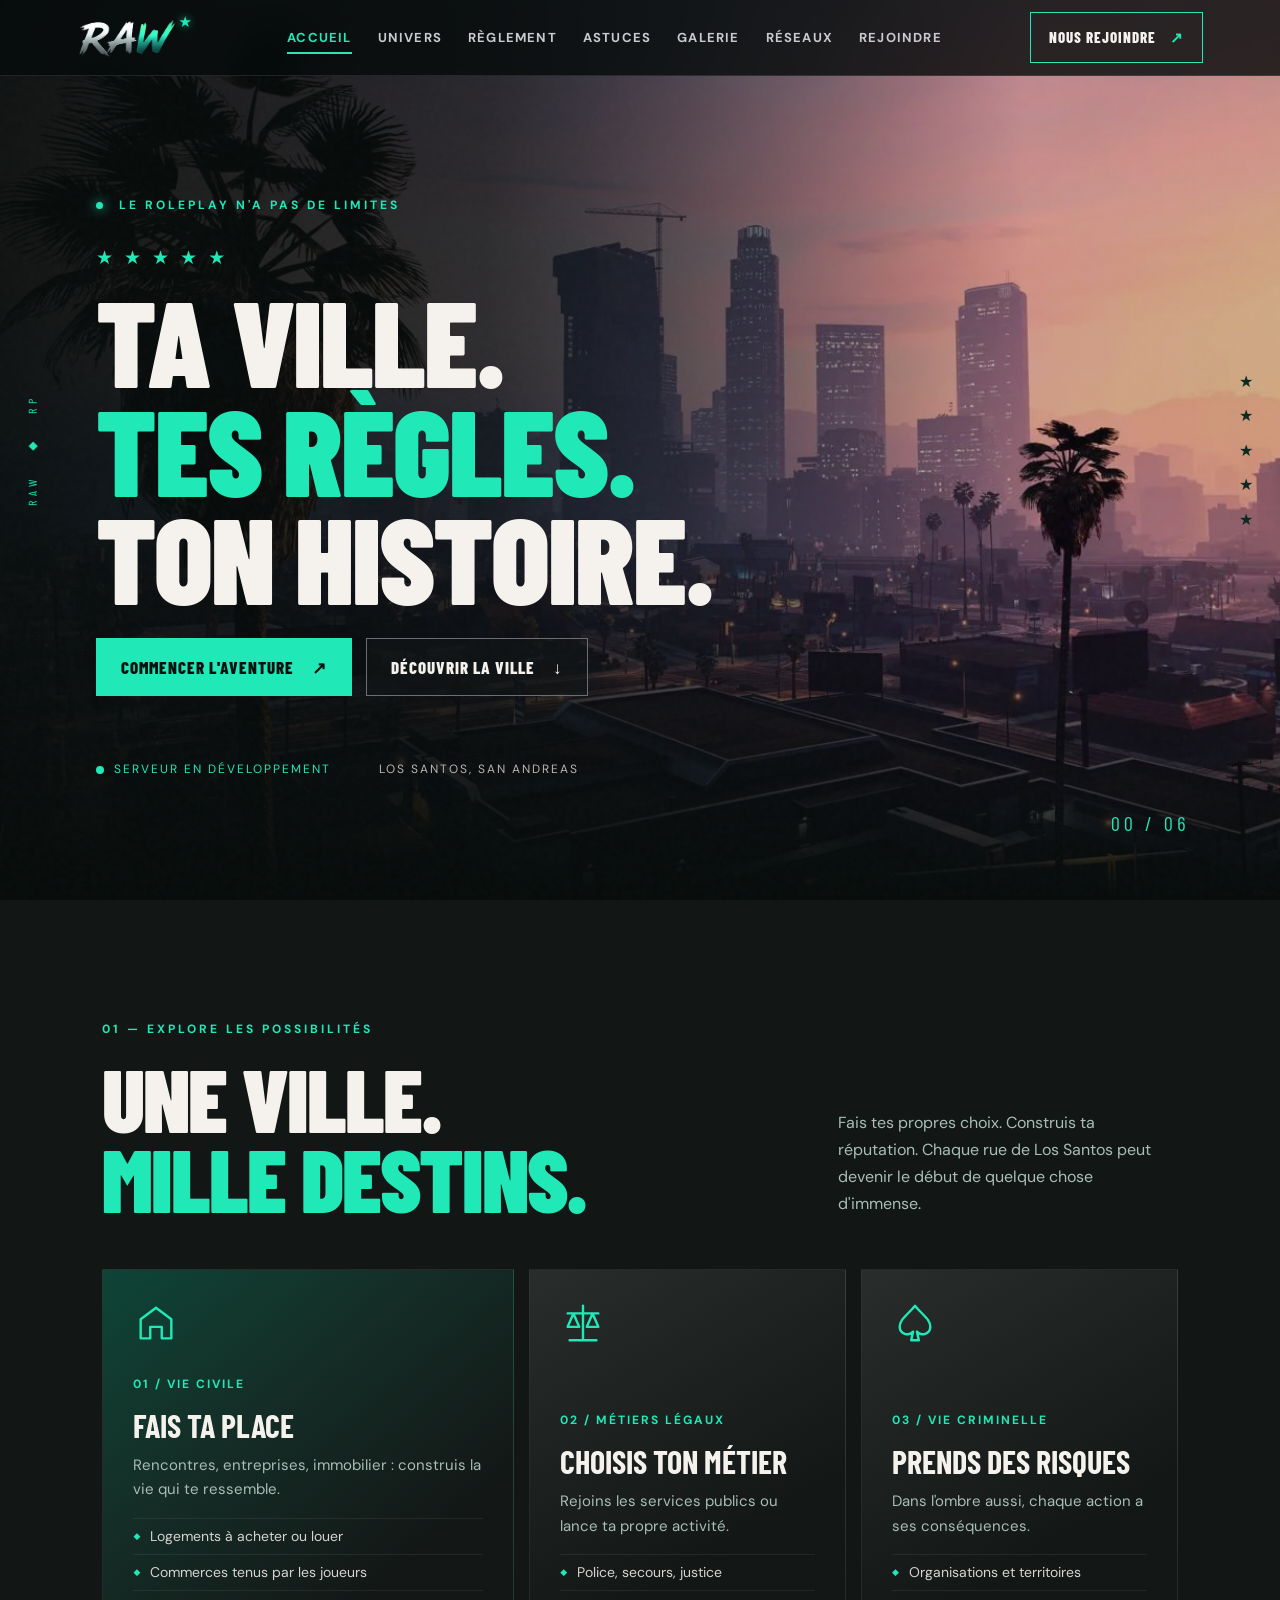
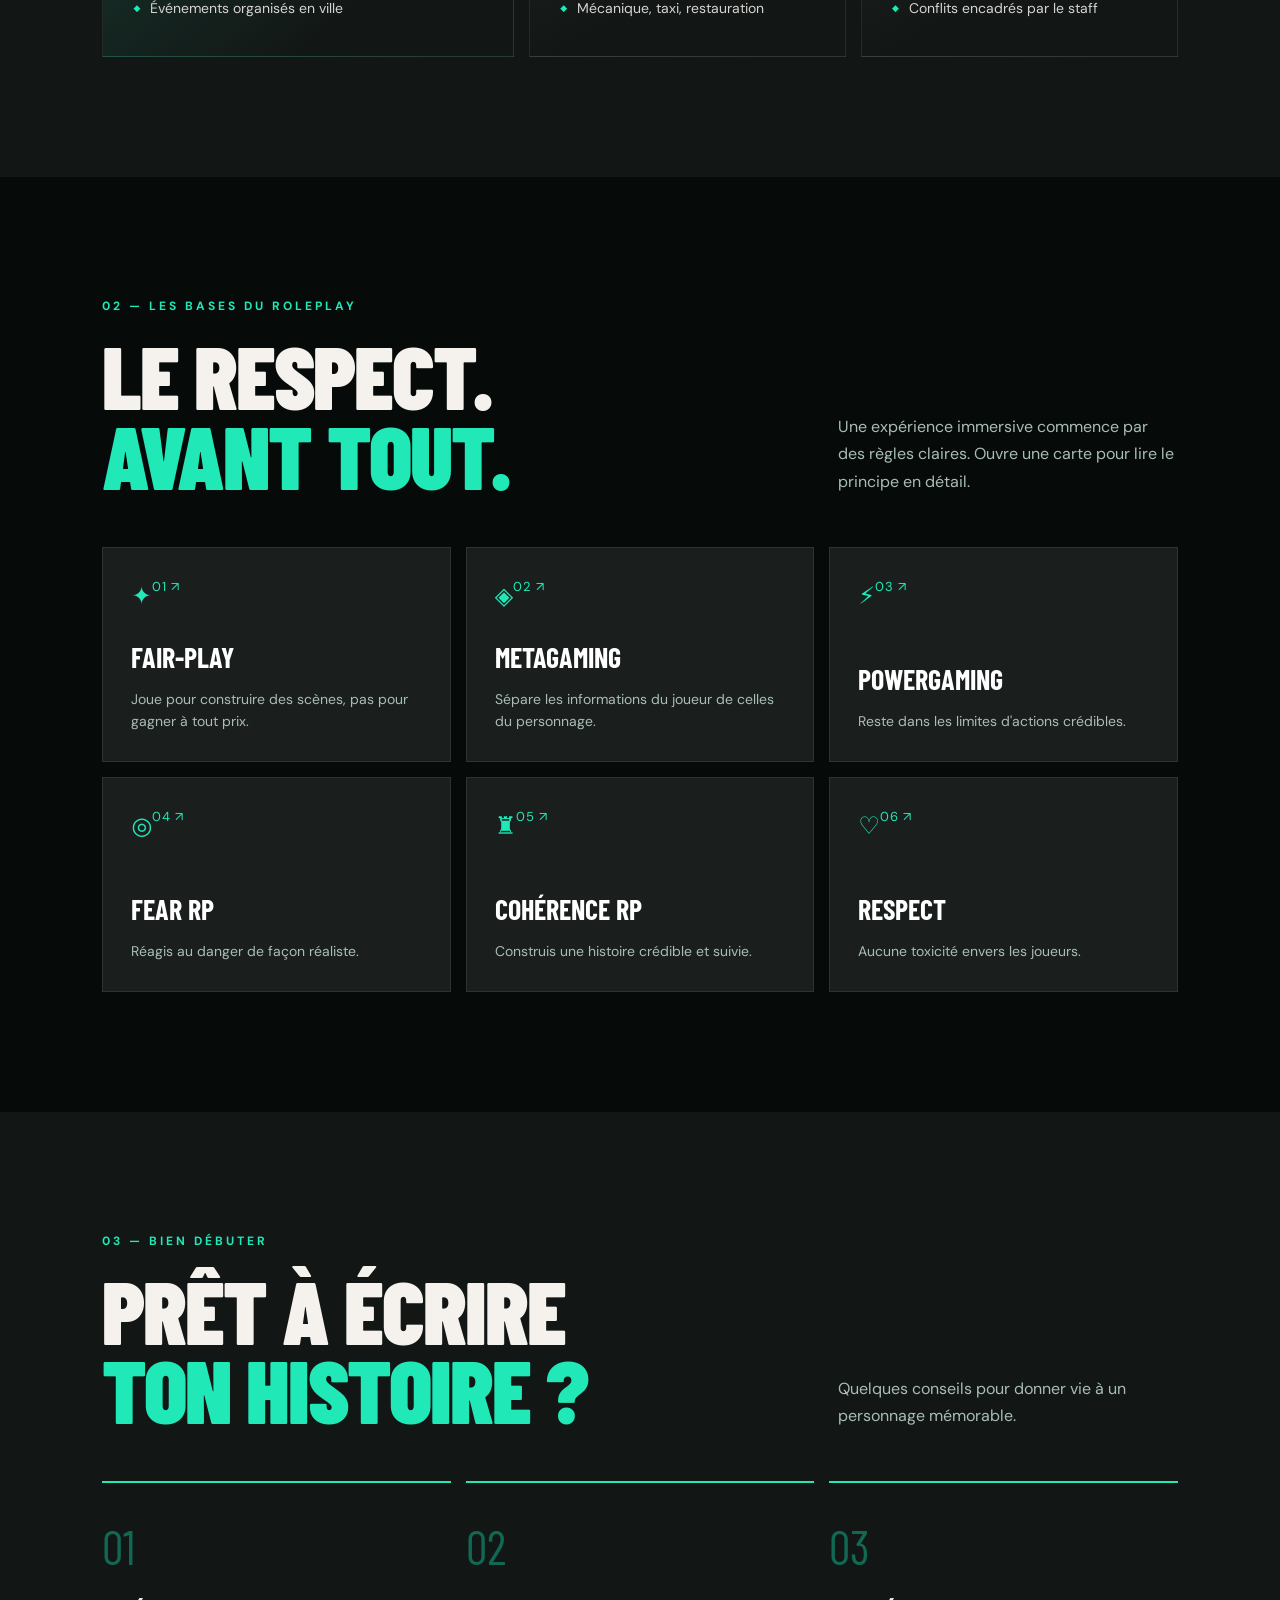
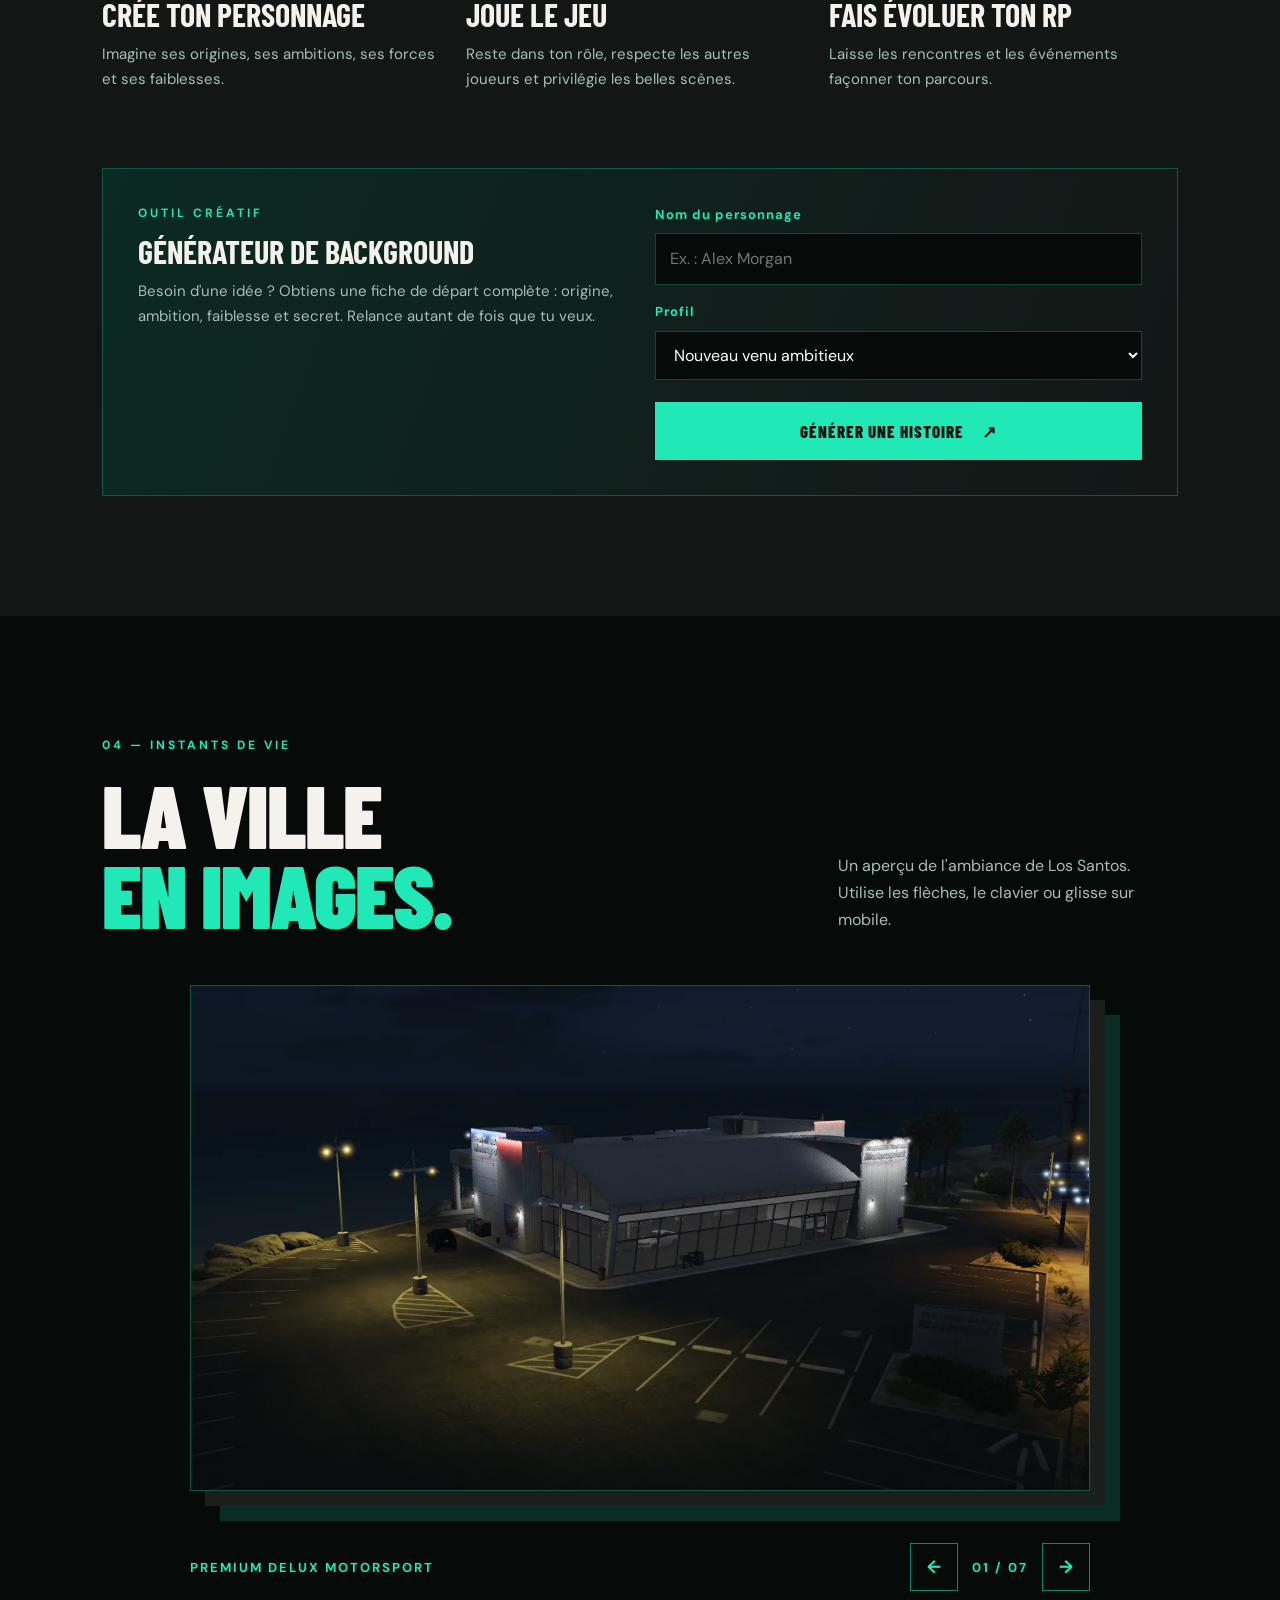
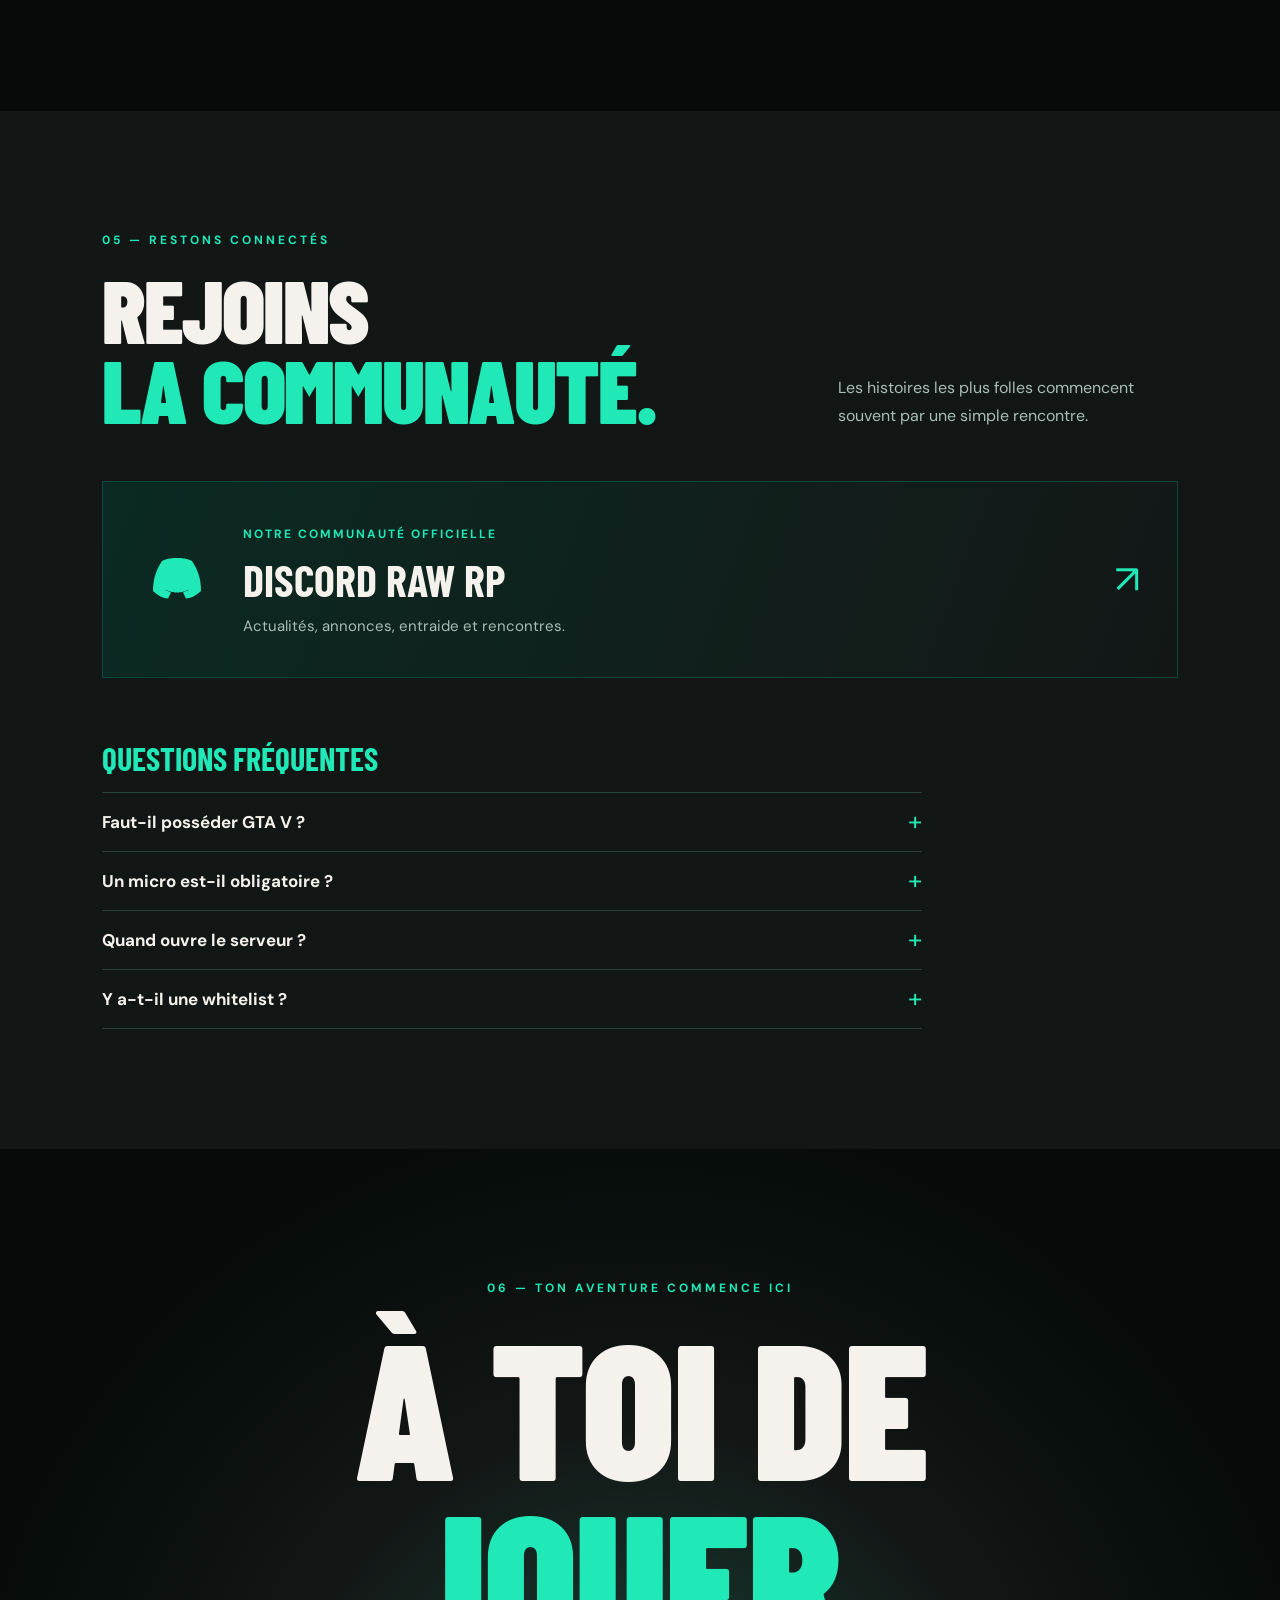
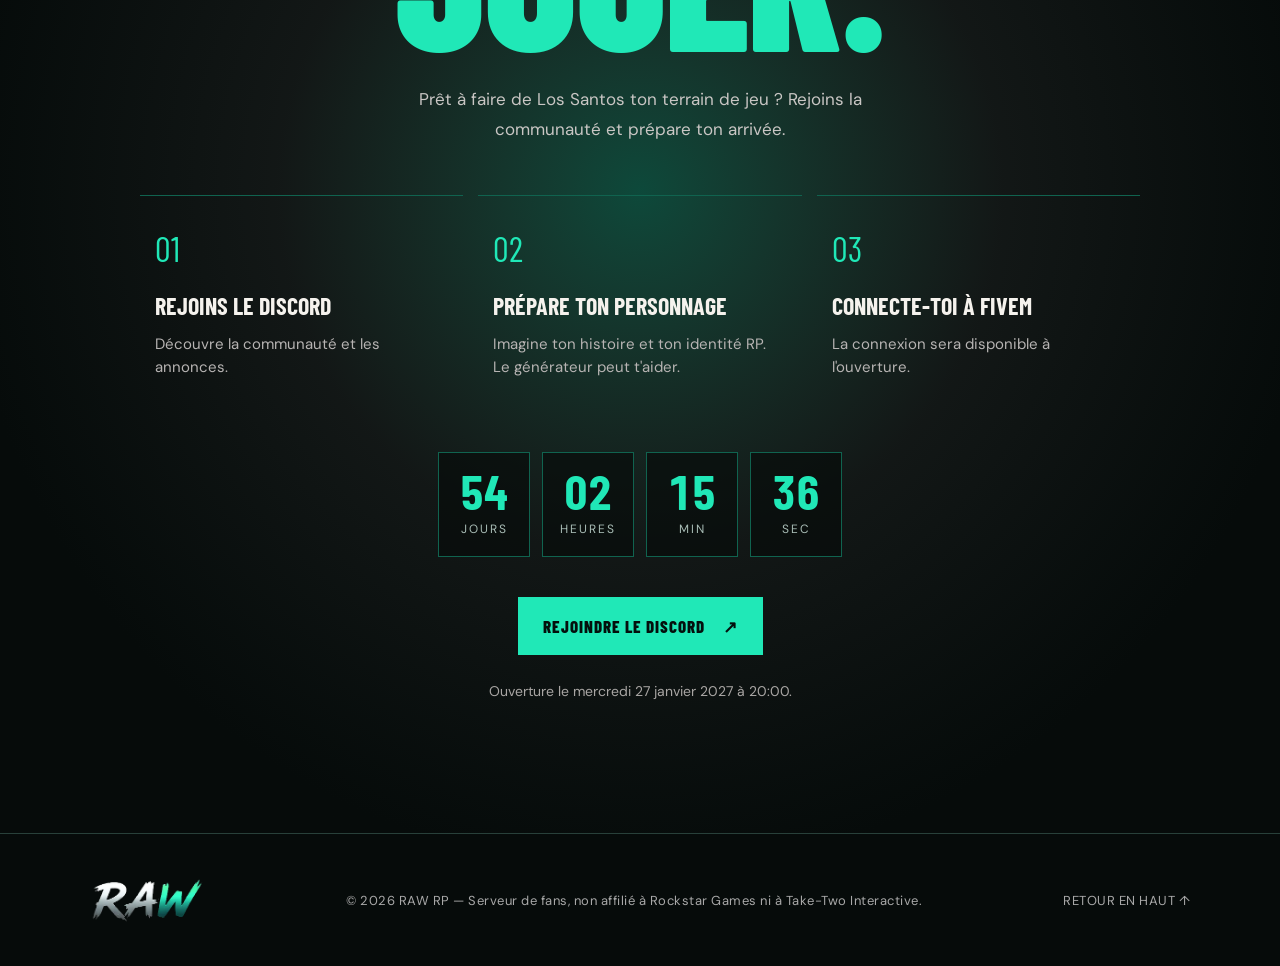
<file: index.html>
<!doctype html>
<html lang="fr">
<head>
  <meta charset="utf-8">
  <meta name="viewport" content="width=device-width,initial-scale=1">
  <meta name="theme-color" content="#060b0a">
  <title>RAW RP — Écris ta légende</title>
  <meta name="description" content="RAW RP, une nouvelle expérience roleplay sur FiveM. Ta ville, tes règles, ton histoire.">
  <meta property="og:type" content="website">
  <meta property="og:title" content="RAW RP — Écris ta légende">
  <meta property="og:description" content="Une nouvelle expérience roleplay sur FiveM. Rejoins la communauté sur Discord.">
  <meta name="twitter:card" content="summary">
  <link rel="icon" href="images/favicon.png">
  <link rel="preconnect" href="https://fonts.googleapis.com">
  <link rel="preconnect" href="https://fonts.gstatic.com" crossorigin>
  <link id="fonts" rel="stylesheet" href="https://fonts.googleapis.com/css2?family=Barlow+Condensed:wght@600;700;800;900&family=DM+Sans:wght@400;500;700&display=swap">
  <link rel="stylesheet" href="style.css">
</head>
<body>
  <a class="skip" href="#app">Aller au contenu</a>

  <!-- Rails latéraux : les étoiles « avis de recherche » s'allument en descendant -->
  <div class="rail left" aria-hidden="true"><span id="railTxt">RAW <span>◆</span> RP</span></div>
  <div class="rail right" aria-hidden="true"><div class="wanted" id="wanted"><i>★</i><i>★</i><i>★</i><i>★</i><i>★</i></div></div>

  <header id="top">
    <div class="brand" id="brand">
      <a href="#accueil" class="brand-mark" aria-label="Retour à l'accueil">RAW</a>
    </div>
    <nav id="nav" aria-label="Navigation principale"></nav>
    <a class="nav-cta" id="navCta" href="#rejoindre">NOUS REJOINDRE <span aria-hidden="true">↗</span></a>
    <button class="menu" id="menu" aria-label="Ouvrir le menu" aria-expanded="false" aria-controls="nav"><span></span><span></span><span></span></button>
  </header>

  <!-- Tout le contenu est affiché par script.js à partir de content.js -->
  <main id="app">
    <noscript><p style="padding:120px 8%">Active JavaScript pour afficher le site RAW RP.</p></noscript>
  </main>

  <footer id="footer"></footer>

  <dialog id="ruleDialog" aria-labelledby="dialogTitle">
    <button class="close" id="closeDialog" aria-label="Fermer">✕</button>
    <small id="dialogNum">RÈGLEMENT</small>
    <h3 id="dialogTitle"></h3>
    <p id="dialogText"></p>
    <div class="dialog-actions">
      <button class="btn ghost small" id="dialogPrev">← PRÉCÉDENTE</button>
      <button class="btn primary small" id="understood">J'AI COMPRIS ✓</button>
      <button class="btn ghost small" id="dialogNext">SUIVANTE →</button>
    </div>
  </dialog>

  <div class="toast" id="toast" role="status" aria-live="polite"></div>
  <script src="defaults.js"></script>
  <script src="script.js"></script>
</body>
</html>
</file>
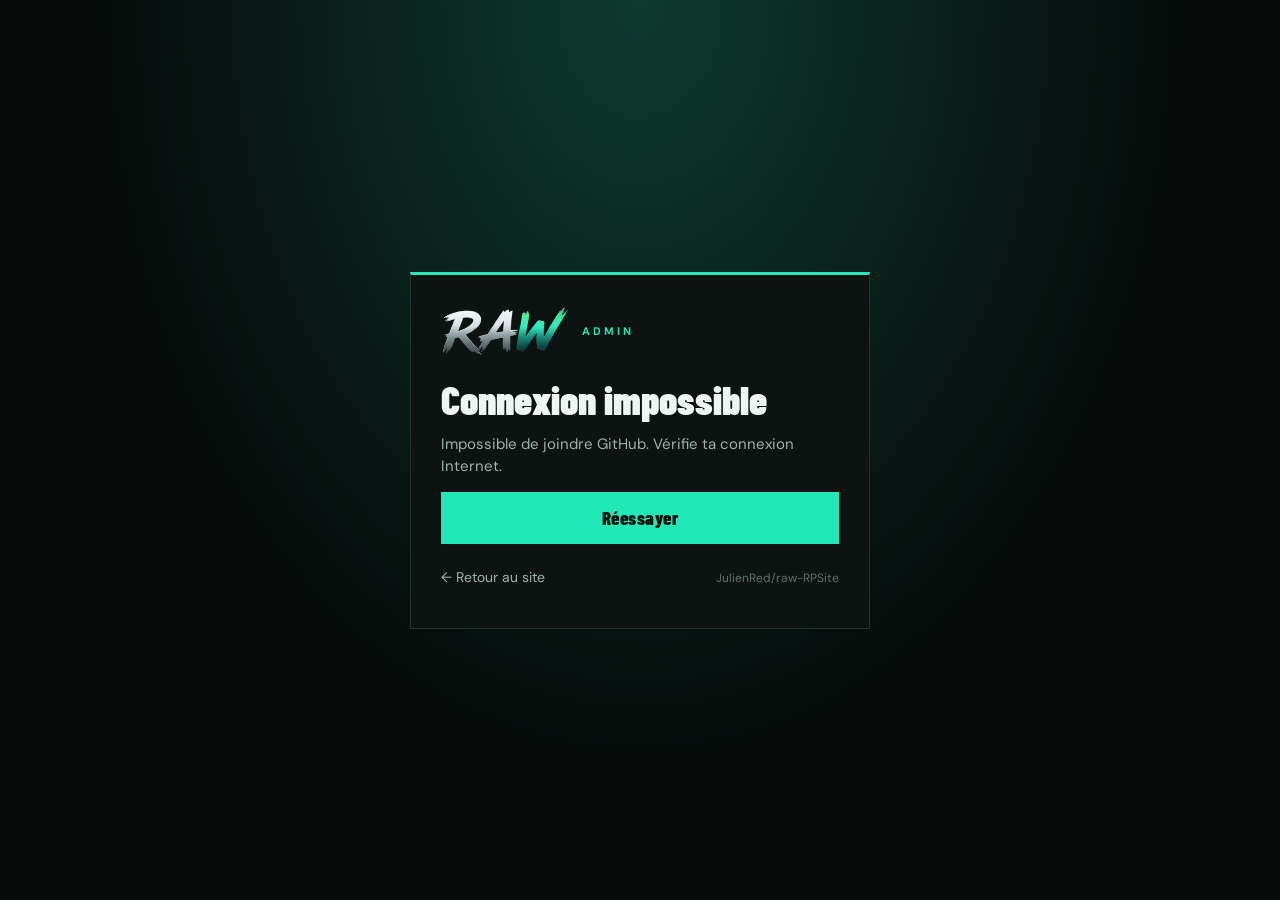
<file: admin.html>
<!doctype html>
<html lang="fr">
<head>
  <meta charset="utf-8">
  <meta name="viewport" content="width=device-width,initial-scale=1,viewport-fit=cover">
  <meta name="robots" content="noindex,nofollow">
  <meta name="theme-color" content="#060b0a">
  <title>Admin RAW RP</title>
  <link rel="icon" href="images/favicon.png">
  <link rel="preconnect" href="https://fonts.googleapis.com">
  <link rel="preconnect" href="https://fonts.gstatic.com" crossorigin>
  <link rel="stylesheet" href="https://fonts.googleapis.com/css2?family=Barlow+Condensed:wght@700;800;900&family=DM+Sans:wght@400;500;700&display=swap">
  <link rel="stylesheet" href="admin.css">
</head>
<body>

  <!-- ================= Connexion (écrans remplis par admin.js) ================= -->
  <section class="login" id="login">
    <form class="login-card" id="loginCard" autocomplete="off"></form>
  </section>

  <!-- ================= Éditeur ================= -->
  <div class="app" id="app" hidden>
    <header class="top">
      <div class="logo"><img src="images/logo.png" alt="RAW RP"> <small>ADMIN</small></div>
      <span class="pill" id="state">À jour</span>
      <div class="top-actions">
        <button class="ic" id="undo" title="Annuler (Ctrl+Z)" aria-label="Annuler">↶</button>
        <button class="ic" id="redo" title="Rétablir (Ctrl+Maj+Z)" aria-label="Rétablir">↷</button>
        <div class="menu-wrap">
          <button class="ic" id="moreBtn" aria-haspopup="true" aria-expanded="false" aria-label="Plus d'options">⋯</button>
          <div class="dropdown" id="more" hidden>
            <a href="index.html" target="_blank" rel="noopener">Voir le site ↗</a>
            <a id="histLink" href="#" target="_blank" rel="noopener">Historique des versions (GitHub) ↗</a>
            <button id="discard">Annuler les modifications non publiées</button>
            <button id="exportBtn">Exporter une sauvegarde (.json)</button>
            <label class="as-btn">Importer une sauvegarde<input type="file" id="importFile" accept="application/json,.json" hidden></label>
            <button id="downloadBtn">Télécharger content.js (sauvegarde)</button>
            <button id="resetBtn">Revenir au contenu d'origine</button>
            <button id="changePw" class="sep">Changer le mot de passe</button>
            <button id="changePhrase">Changer la phrase secrète</button>
            <button id="changeToken">Remplacer le jeton GitHub</button>
            <button id="logout" class="danger">Se déconnecter</button>
          </div>
        </div>
        <button class="btn" id="logoutTop" title="Se déconnecter"><svg viewBox="0 0 24 24" aria-hidden="true"><path d="M15 4h4v16h-4M10 8l-4 4 4 4M6 12h10"/></svg><span>Déconnexion</span></button>
        <button class="btn primary" id="publish">Publier</button>
      </div>
    </header>

    <div class="folder" id="repoBar"></div>

    <div class="banner" id="draftBanner" hidden>
      Un brouillon non publié a été retrouvé sur cet appareil.
      <button class="btn small primary" id="draftResume">Le reprendre</button>
      <button class="btn small" id="draftDrop">L'ignorer</button>
    </div>

    <div class="views" role="tablist" aria-label="Affichage">
      <button role="tab" class="on" data-view="edit" aria-selected="true">Modifier</button>
      <button role="tab" data-view="preview" aria-selected="false">Aperçu</button>
    </div>

    <div class="work" id="work" data-view="edit">
      <nav class="tabs" id="tabs" aria-label="Parties du site"></nav>
      <main class="editor" id="editor"></main>
      <section class="preview">
        <div class="pv-bar">
          <span>Aperçu en direct</span>
          <div class="seg">
            <button class="on" data-dev="desk">Ordinateur</button>
            <button data-dev="mob">Mobile</button>
          </div>
        </div>
        <div class="pv-frame" id="pvFrame"><iframe id="pv" src="index.html?apercu=1" title="Aperçu du site"></iframe></div>
      </section>
    </div>
  </div>

  <dialog id="modal" class="modal"></dialog>
  <div class="toast" id="toast" role="status" aria-live="polite"></div>
  <script src="depot.js"></script>
  <script src="defaults.js"></script>
  <script src="content.js"></script>
  <script src="admin.js"></script>
</body>
</html>
</file>
<file: style.css>
/* =========================================================
   RAW RP — feuille de style
   Couleurs : modifie les variables ci-dessous pour changer tout le site.
   ========================================================= */
:root {
  --bg: #060b0a;
  --s1: color-mix(in srgb, var(--bg) 95%, #fff);
  --s2: color-mix(in srgb, var(--bg) 92%, #fff);
  --s3: color-mix(in srgb, var(--bg) 86%, #fff);
  --on-accent: #04100D;
  --ft: 'Barlow Condensed', Impact, sans-serif;
  --fb: 'DM Sans', system-ui, sans-serif;
  --panel: var(--s1);
  --panel2: var(--s2);
  --line: color-mix(in srgb, var(--gold) 10%, var(--s3));
  --gold: #20E8B7;
  --gold-dim: color-mix(in srgb, var(--gold) 55%, var(--bg));
  --white: #f5f2ed;
  --muted: #a9bdb6;      /* plus clair que l'original pour la lisibilité */
  --head: 76px;          /* hauteur de l'en-tête */
}

* { box-sizing: border-box; min-width: 0; }
html { scroll-behavior: smooth; scroll-padding-top: var(--head); }
body { margin: 0; background: var(--bg); color: var(--white); font: 400 16px/1.65 var(--fb); overflow-x: clip; }
a { color: inherit; text-decoration: none; }
button, input, select { font: inherit; }
button { cursor: pointer; }
:focus-visible { outline: 2px solid var(--gold); outline-offset: 3px; }

.skip { position: absolute; left: -999px; top: 8px; z-index: 100; background: var(--gold); color: var(--on-accent); padding: 10px 16px; font-weight: 700; }
.skip:focus { left: 8px; }

/* ---------- Rails latéraux ---------- */
.rail { position: fixed; z-index: 10; color: #20E8B7; font-family: var(--ft); font-size: 12px; letter-spacing: 5px; }
.rail.left { left: 23px; top: 50%; writing-mode: vertical-rl; transform: translateY(-50%) rotate(180deg); }
.rail.left span { margin: 14px 0; }
.rail.right { right: 22px; top: 50%; transform: translateY(-50%); }
.wanted { display: flex; flex-direction: column; gap: 8px; }
.wanted i { font-style: normal; font-size: 16px; color: color-mix(in srgb, var(--gold) 14%, var(--bg)); transition: color .3s, text-shadow .3s; }
.wanted i.on { color: var(--gold); text-shadow: 0 0 10px color-mix(in srgb, var(--gold) 55%, transparent); }

/* ---------- En-tête (reste visible au défilement) ---------- */
header { height: var(--head); display: flex; align-items: center; justify-content: space-between; gap: 20px; padding: 0 6%; border-bottom: 1px solid #ffffff1a; position: fixed; top: 0; left: 0; right: 0; z-index: 30; background: color-mix(in srgb, var(--bg) 80%, transparent); backdrop-filter: blur(12px); -webkit-backdrop-filter: blur(12px); }
.brand { display: flex; align-items: center; gap: 9px; }
.brand a { color: inherit; }
.brand-mark a { text-decoration: none; }
.brand-mark .admin-star { color: var(--gold); font-size: .55em; vertical-align: middle; margin: 0 2px; }
.brand > .admin-star { align-self: flex-start; margin: -6px -12px 0 -20px; padding: 6px 10px; color: var(--gold); font-size: 15px; line-height: 1; text-shadow: 0 0 8px color-mix(in srgb, var(--gold) 70%, transparent); }
.admin-star { display: inline-block; cursor: pointer; transition: transform .2s, filter .2s; }
.admin-star:hover, .admin-star:focus-visible { transform: scale(1.35) rotate(18deg); filter: brightness(1.25); }
.brand-mark { font-family: var(--ft); font-size: 37px; font-weight: 900; letter-spacing: -3px; line-height: 1; }
.brand-mark span, .footer-logo span { color: var(--gold); font-size: .55em; vertical-align: middle; margin: 0 2px; }
.brand-mark.has-img { letter-spacing: 0; }
.brand-mark img { display: block; height: 46px; width: auto; }
.footer-logo img { display: block; height: 52px; width: auto; }
.brand small { font-size: 9px; letter-spacing: 4px; writing-mode: vertical-rl; color: var(--gold); }
nav { display: flex; gap: 6px; }
nav a { white-space: nowrap; font-size: 13px; text-transform: uppercase; font-weight: 700; letter-spacing: 1.2px; color: #c9c9cf; padding: 12px 10px; position: relative; transition: color .2s; }
nav a::after { content: ''; position: absolute; left: 10px; right: 10px; bottom: 6px; height: 2px; background: var(--gold); transform: scaleX(0); transition: transform .25s; }
nav a:hover, nav a.active { color: var(--gold); }
nav a.active::after { transform: scaleX(1); }
.nav-cta { border: 1px solid var(--gold); padding: 12px 18px; font-family: var(--ft); font-size: 15px; font-weight: 800; letter-spacing: 1px; white-space: nowrap; transition: background .2s, color .2s; }
.nav-cta:hover { background: var(--gold); color: var(--on-accent); }
.nav-cta span { color: var(--gold); margin-left: 10px; }
.nav-cta:hover span { color: var(--on-accent); }
.menu { display: none; width: 44px; height: 44px; background: none; border: 1px solid #ffffff2a; padding: 12px 10px; flex-direction: column; justify-content: space-between; }
.menu span { display: block; height: 2px; background: var(--white); transition: transform .25s, opacity .2s; }
.menu[aria-expanded="true"] span:nth-child(1) { transform: translateY(8px) rotate(45deg); }
.menu[aria-expanded="true"] span:nth-child(2) { opacity: 0; }
.menu[aria-expanded="true"] span:nth-child(3) { transform: translateY(-8px) rotate(-45deg); }

/* ---------- Accueil ---------- */
.hero { min-height: 760px; height: 100svh; position: relative; display: flex; align-items: center; overflow: hidden; background: linear-gradient(180deg, var(--s1), #3a2620 70%, #a9683a); }
.city { position: absolute; inset: 0; width: 100%; height: 100%; object-fit: cover; }
.hero::before { content: ''; position: absolute; inset: 0; z-index: 1; background: linear-gradient(90deg, color-mix(in srgb, var(--bg) 95%, transparent) 0%, color-mix(in srgb, var(--bg) 78%, transparent) 38%, color-mix(in srgb, var(--bg) 19%, transparent) 80%), linear-gradient(0deg, #060b0a 0%, transparent 30%); }
.noise { position: absolute; inset: 0; pointer-events: none; z-index: 1; opacity: .09; background-image: url("data:image/svg+xml,%3Csvg viewBox='0 0 180 180' xmlns='http://www.w3.org/2000/svg'%3E%3Cfilter id='n'%3E%3CfeTurbulence type='fractalNoise' baseFrequency='.8' numOctaves='3' stitchTiles='stitch'/%3E%3C/filter%3E%3Crect width='100%25' height='100%25' filter='url(%23n)' opacity='.3'/%3E%3C/svg%3E"); }
.hero-content { position: relative; z-index: 2; width: min(1100px, 85%); margin: auto; padding-top: var(--head); }
.eyebrow, .kicker { font-size: 12px; letter-spacing: 3px; color: var(--gold); font-weight: 700; }
.dot { display: inline-block; width: 7px; height: 7px; background: var(--gold); border-radius: 50%; margin-right: 10px; box-shadow: 0 0 12px var(--gold); }
.stars { color: var(--gold); letter-spacing: 11px; margin: 26px 0 12px; font-size: 19px; }
.hero h1, h2, .join h2 { font-family: var(--ft); font-weight: 900; letter-spacing: -2px; line-height: .89; margin: 0; }
.hero h1 { font-size: clamp(64px, 9.5vw, 145px); }
h1 em, h2 em, h2 i, h3 em { font-style: normal; color: var(--gold); }
.hero p { max-width: 540px; color: #d0d0d4; line-height: 1.75; font-size: 17px; margin: 28px 0; }
.hero p b { color: white; }
.actions { display: flex; gap: 14px; flex-wrap: wrap; }
.hero-foot { display: flex; gap: 16px 48px; flex-wrap: wrap; margin-top: 64px; color: #b9b5b2; font-size: 12px; letter-spacing: 2px; }
.status { display: inline-flex; align-items: center; gap: 10px; color: var(--gold); }
.pulse { width: 8px; height: 8px; border-radius: 50%; background: var(--gold); animation: pulse 1.8s ease-out infinite; }
.status.live, .status.live .pulse { color: #5fe38f; background: none; }
.status.live .pulse { background: #5fe38f; }
@keyframes pulse { 0% { box-shadow: 0 0 0 0 color-mix(in srgb, var(--gold) 60%, transparent); } 100% { box-shadow: 0 0 0 12px color-mix(in srgb, var(--gold) 0%, transparent); } }
.hero-number { position: absolute; z-index: 2; right: 7%; bottom: 60px; color: var(--gold); font-family: var(--ft); font-size: 20px; letter-spacing: 4px; font-variant-numeric: tabular-nums; }

/* ---------- Boutons ---------- */
.btn { display: inline-flex; align-items: center; justify-content: center; gap: 18px; min-height: 52px; padding: 14px 24px; font-family: var(--ft); font-size: 17px; letter-spacing: 1px; font-weight: 800; border: 1px solid var(--gold); transition: transform .2s, background .2s, color .2s; }
.btn:hover { transform: translateY(-3px); }
.btn.small { min-height: 44px; padding: 10px 16px; font-size: 15px; gap: 10px; }
.primary { background: var(--gold); color: var(--on-accent); }
.primary:hover { background: color-mix(in srgb, var(--gold) 72%, #fff); }
.ghost { background: color-mix(in srgb, var(--s1) 50%, transparent); color: var(--white); border-color: #6d6d75; }
.ghost:hover { border-color: var(--gold); color: var(--gold); }

/* ---------- Sections ---------- */
.section { padding: 120px max(8%, calc((100% - 1150px) / 2)); }
.section-head { display: flex; align-items: end; justify-content: space-between; gap: 45px; margin-bottom: 52px; }
.section-head h2, .join h2 { font-size: clamp(56px, 7vw, 100px); margin-top: 18px; }
.section-head > p { max-width: 340px; color: var(--muted); font-size: 16px; line-height: 1.7; margin: 0; }

.universe { background: var(--s1); }
.feature-grid { display: grid; grid-template-columns: repeat(auto-fit, minmax(260px, 1fr)); gap: 15px; }
.feature-grid.n3 { grid-template-columns: 1.3fr 1fr 1fr; }
.feature { min-height: 340px; padding: 30px; background: linear-gradient(150deg, var(--s3), var(--s1) 70%); border: 1px solid #ffffff14; display: flex; flex-direction: column; justify-content: space-between; gap: 24px; transition: border-color .25s, transform .25s; }
.feature.big { background: linear-gradient(140deg, color-mix(in srgb, var(--gold) 26%, var(--bg)), var(--s1) 75%); }
.feature:hover, .rule:hover { border-color: var(--gold); transform: translateY(-5px); }
.feature-icon { width: 46px; height: 46px; fill: none; stroke: var(--gold); stroke-width: 2.5; stroke-linejoin: round; stroke-linecap: round; }
.feature small, .discord-card small { color: var(--gold); font-size: 12px; letter-spacing: 2px; font-weight: 700; }
.feature h3, .tip-card h3, .discord-card h3, .generator h3, .faq h3 { font-family: var(--ft); font-size: 32px; line-height: 1; margin: 12px 0; }
.feature p, .tip-card p, .discord-card p, .generator p { font-size: 15px; color: var(--muted); line-height: 1.65; margin: 0; }
.feature ul { margin: 16px 0 0; padding: 0; list-style: none; font-size: 14px; color: #d6d4d0; }
.feature li { padding: 6px 0; border-top: 1px solid #ffffff12; }
.feature li::before { content: '◆'; color: var(--gold); font-size: 9px; margin-right: 10px; vertical-align: 2px; }

.rules { background: var(--bg); }
.rule-grid { display: grid; grid-template-columns: repeat(3, minmax(0, 1fr)); gap: 15px; }
.rule { background: var(--s2); border: 1px solid #ffffff16; text-align: left; color: white; padding: 28px; min-height: 215px; display: flex; flex-direction: column; justify-content: space-between; gap: 18px; transition: border-color .25s, transform .25s; }
.rule .rule-top { display: flex; justify-content: space-between; color: var(--gold); font-size: 24px; }
.rule .rule-top small { font-size: 13px; letter-spacing: 1px; }
.rule h3 { font-family: var(--ft); font-size: 28px; margin: 0; }
.rule p { color: var(--muted); font-size: 14px; line-height: 1.6; margin: 8px 0 0; }

.tips { background: var(--s1); }
.tip-layout { display: grid; grid-template-columns: repeat(auto-fit, minmax(240px, 1fr)); gap: 15px; }
.tip-card { border-top: 2px solid var(--gold); padding: 24px 12px 24px 0; }
.tip-card .num { font-family: var(--ft); font-size: 48px; color: color-mix(in srgb, var(--gold) 42%, var(--bg)); }

.generator { margin-top: 52px; padding: 35px; border: 1px solid color-mix(in srgb, var(--gold) 34%, var(--bg)); background: linear-gradient(110deg, color-mix(in srgb, var(--gold) 14%, var(--bg)), var(--s1)); display: grid; grid-template-columns: minmax(0, 1fr) minmax(0, 1fr); gap: 30px; }
.generator-form { display: flex; flex-direction: column; gap: 8px; }
.generator-form label { font-size: 13px; color: var(--gold); letter-spacing: 1px; font-weight: 700; }
.generator input, .generator select { width: 100%; min-height: 48px; padding: 12px 14px; font-size: 16px; background: var(--bg); border: 1px solid color-mix(in srgb, var(--gold) 28%, var(--bg)); color: white; margin-bottom: 8px; }
.generator input:focus, .generator select:focus { border-color: var(--gold); outline: none; }
.generator-form .btn { margin-top: 6px; }
.generated { grid-column: 1 / -1; border-top: 1px solid color-mix(in srgb, var(--gold) 28%, var(--bg)); padding-top: 26px; }
.generated h4 { font-family: var(--ft); font-size: 30px; margin: 0 0 12px; color: var(--gold); }
.generated dl { display: grid; grid-template-columns: 130px 1fr; gap: 10px 20px; margin: 18px 0 0; }
.generated dt { color: var(--gold); font-size: 13px; letter-spacing: 1px; font-weight: 700; padding-top: 2px; }
.generated dd { margin: 0; color: #dad8d4; }
.generated .story { color: #e3e1dc; font-size: 16px; line-height: 1.75; }
.gen-actions { display: flex; gap: 10px; flex-wrap: wrap; margin-top: 22px; }

/* ---------- Galerie ---------- */
.gallery { background: var(--bg); }
.gallery-stage { max-width: 900px; margin: auto; touch-action: pan-y; }
.gallery-photo { aspect-ratio: 16 / 9; position: relative; overflow: hidden; border: 1px solid color-mix(in srgb, var(--gold) 34%, var(--bg)); box-shadow: 15px 15px 0 var(--s2), 30px 30px 0 color-mix(in srgb, var(--gold) 16%, var(--bg)); background: var(--s1); }
.gallery-photo > * { position: absolute; inset: 0; width: 100%; height: 100%; object-fit: cover; animation: fade .45s ease; }
.gallery-photo::after { content: ''; position: absolute; inset: 0; background: linear-gradient(0deg, color-mix(in srgb, var(--bg) 66%, transparent), transparent 55%); pointer-events: none; }
@keyframes fade { from { opacity: 0; } to { opacity: 1; } }
.gallery-caption { display: flex; justify-content: space-between; align-items: center; gap: 16px; flex-wrap: wrap; margin: 52px 0 0; color: var(--gold); font-size: 13px; letter-spacing: 2px; font-weight: 700; }
.gallery-nav { display: flex; align-items: center; gap: 14px; font-variant-numeric: tabular-nums; }
.gallery-nav button { width: 48px; height: 48px; background: none; border: 1px solid var(--gold-dim); color: var(--gold); font-size: 18px; transition: background .2s, color .2s; }
.gallery-nav button:hover { background: var(--gold); color: var(--on-accent); }

/* ---------- Réseaux + FAQ ---------- */
.socials { background: var(--s1); }
.discord-card { border: 1px solid color-mix(in srgb, var(--gold) 28%, var(--bg)); background: linear-gradient(110deg, color-mix(in srgb, var(--gold) 14%, var(--bg)), var(--s1)); padding: 38px; display: flex; align-items: center; gap: 30px; transition: border-color .2s, transform .2s; }
.discord-card:hover { border-color: var(--gold); transform: translateY(-3px); }
.discord-symbol { width: 72px; height: 72px; flex: none; fill: var(--gold); }
.discord-card h3 { font-size: 44px; }
.discord-arrow { margin-left: auto; font-size: 40px; color: var(--gold); }
.faq { margin-top: 64px; max-width: 820px; }
.faq h3 { color: var(--gold); margin-bottom: 18px; }
.faq details { border-top: 1px solid var(--line); }
.faq details:last-child { border-bottom: 1px solid var(--line); }
.faq summary { list-style: none; cursor: pointer; display: flex; justify-content: space-between; align-items: center; gap: 16px; min-height: 58px; font-weight: 700; font-size: 17px; }
.faq summary::-webkit-details-marker { display: none; }
.faq summary::after { content: '+'; color: var(--gold); font-size: 26px; font-weight: 400; transition: transform .2s; }
.faq details[open] summary::after { transform: rotate(45deg); }
.faq p { color: var(--muted); margin: 0 0 18px; }

/* ---------- Rejoindre ---------- */
.join { text-align: center; padding: 130px 8%; background: radial-gradient(ellipse at center, color-mix(in srgb, var(--gold) 28%, var(--bg)) 0%, var(--s1) 40%, #060b0a 75%); }
.join h2 { font-size: clamp(90px, 15vw, 205px); margin: 20px 0; }
.join > p { max-width: 480px; margin: 25px auto 45px; color: #c9c6c4; line-height: 1.75; font-size: 17px; }
.steps { display: grid; grid-template-columns: repeat(auto-fit, minmax(220px, 1fr)); max-width: 1000px; margin: 50px auto; padding: 0; gap: 15px; text-align: left; list-style: none; }
.steps li { border-top: 1px solid color-mix(in srgb, var(--gold) 40%, var(--bg)); padding: 24px 15px; display: flex; flex-direction: column; gap: 8px; }
.steps span { color: var(--gold); font-family: var(--ft); font-size: 35px; }
.steps b { font-family: var(--ft); font-size: 24px; }
.steps small { color: #b7b4b3; line-height: 1.5; font-size: 15px; }
.steps code { color: var(--gold); font-size: 14px; overflow-wrap: anywhere; }
.connect { color: var(--muted); margin: -20px auto 36px; font-size: 15px; }
.connect code { color: var(--gold); font-size: 15px; overflow-wrap: anywhere; }
.join-actions { display: flex; gap: 14px; justify-content: center; flex-wrap: wrap; }
.countdown { display: flex; gap: 12px; justify-content: center; margin: 0 auto 40px; flex-wrap: wrap; }
.countdown div { min-width: 92px; border: 1px solid color-mix(in srgb, var(--gold) 40%, var(--bg)); padding: 14px 10px; background: color-mix(in srgb, var(--bg) 67%, transparent); }
.countdown b { display: block; font-family: var(--ft); font-size: 48px; line-height: 1; color: var(--gold); font-variant-numeric: tabular-nums; }
.countdown small { font-size: 12px; letter-spacing: 2px; color: var(--muted); }
.launch-note { font-size: 14px !important; margin: 24px auto 0 !important; color: #a9a6a4 !important; }

/* ---------- Pied de page ---------- */
footer { padding: 40px 7%; display: flex; align-items: center; justify-content: space-between; gap: 20px; flex-wrap: wrap; border-top: 1px solid var(--line); }
footer span, footer a { font-size: 13px; letter-spacing: .5px; color: #a8a8a8; }
footer a:hover { color: var(--gold); }
.footer-logo { font-family: var(--ft); font-size: 36px; font-weight: 900; }

/* ---------- Fenêtre règlement ---------- */
dialog { background: var(--s2); border: 1px solid var(--gold); color: white; padding: 45px; max-width: 560px; width: 92%; box-shadow: 0 20px 100px #000a; }
dialog::backdrop { background: #000b; backdrop-filter: blur(6px); }
dialog .close { position: absolute; right: 10px; top: 10px; width: 44px; height: 44px; background: none; color: white; border: 0; font-size: 20px; }
dialog small { color: var(--gold); letter-spacing: 2px; font-weight: 700; }
dialog h3 { font-family: var(--ft); font-size: 45px; margin: 12px 0; }
dialog p { color: #c9c9cf; line-height: 1.75; margin: 0 0 26px; }
.dialog-actions { display: flex; gap: 10px; flex-wrap: wrap; }
.dialog-actions .primary { flex: 1; }

/* ---------- Notification ---------- */
.toast { position: fixed; left: 50%; bottom: 28px; transform: translate(-50%, 20px); background: var(--gold); color: var(--on-accent); font-weight: 700; padding: 12px 20px; z-index: 60; opacity: 0; pointer-events: none; transition: opacity .2s, transform .2s; }
.toast.show { opacity: 1; transform: translate(-50%, 0); }

/* ---------- Responsive ---------- */
@media (max-width: 1100px) {
  nav a { font-size: 12px; padding: 12px 7px; }
  .rail { display: none; }
}
@media (max-width: 900px) {
  :root { --head: 68px; }
  header { padding: 0 5%; }
  nav { display: none; position: fixed; top: var(--head); left: 0; right: 0; background: color-mix(in srgb, var(--s1) 96%, transparent); flex-direction: column; padding: 12px 5% 24px; gap: 0; border-bottom: 1px solid var(--line); }
  nav.open { display: flex; }
  nav a { font-size: 16px; padding: 14px 0; border-bottom: 1px solid #ffffff10; }
  nav a::after { display: none; }
  .menu { display: flex; }
  .nav-cta { margin-left: auto; padding: 10px 12px; font-size: 13px; }
  .feature-grid.n3 { grid-template-columns: 1fr 1fr; }
  .feature-grid.n3 .feature.big { grid-column: 1 / -1; min-height: 260px; }
  .rule-grid { grid-template-columns: 1fr 1fr; }
}
@media (max-width: 640px) {
  .nav-cta { display: none; }
  .hero { min-height: 640px; height: auto; padding: 110px 0 70px; }
  .hero-content { width: 88%; padding-top: 0; }
  .hero h1 { font-size: clamp(56px, 16vw, 90px); }
  .hero p { font-size: 16px; }
  .hero-foot { margin-top: 40px; }
  .hero-number { display: none; }
  .section { padding: 80px 6%; }
  .section-head { display: block; }
  .section-head h2 { font-size: clamp(44px, 13vw, 64px); overflow-wrap: anywhere; }
  .section-head > p { margin-top: 22px; }
  .feature-grid, .feature-grid.n3, .rule-grid, .tip-layout, .steps { grid-template-columns: 1fr; }
  .feature { min-height: 0; }
  .rule { min-height: 0; }
  .generator { grid-template-columns: 1fr; padding: 22px; }
  .generated dl { grid-template-columns: 1fr; gap: 2px; }
  .generated dd { margin-bottom: 10px; }
  .gallery-photo { box-shadow: 8px 8px 0 var(--s2), 16px 16px 0 color-mix(in srgb, var(--gold) 16%, var(--bg)); }
  .gallery-caption { margin-top: 34px; }
  .discord-card { padding: 22px; gap: 16px; }
  .discord-symbol { width: 44px; height: 44px; }
  .discord-card h3 { font-size: 30px; }
  .discord-arrow { font-size: 28px; }
  .join { padding: 90px 6%; }
  .join h2 { font-size: clamp(72px, 24vw, 110px); }
  .countdown div { min-width: 70px; }
  .countdown b { font-size: 36px; }
  dialog { padding: 36px 22px 24px; }
  dialog h3 { font-size: 36px; }
}
@media (prefers-reduced-motion: reduce) {
  html { scroll-behavior: auto; }
  *, *::before, *::after { transition: none !important; animation: none !important; }
}

/* =========================================================
   Blocs ajoutés depuis le panel admin + pages
   ========================================================= */
.hero .dim { position: absolute; inset: 0; z-index: 1; background: #000; pointer-events: none; }
.blk { padding: 90px max(8%, calc((100% - 1150px) / 2)); }
.blk-in { max-width: 1150px; margin: 0 auto; }
.blk.fond-sombre { background: var(--s1); }
.blk.fond-accent { background: color-mix(in srgb, var(--gold) 14%, var(--bg)); }
.blk-title { font-size: clamp(40px, 5vw, 72px); margin: 0 0 24px; }
.blk-intro { color: var(--muted); font-size: 17px; line-height: 1.7; max-width: 65ch; margin: 0 0 30px; }
.prose p { margin: 0 0 16px; font-size: 17px; line-height: 1.75; color: #d9dfdc; max-width: 70ch; }
.prose a, .blk-intro a, .lst a, .card p a, .annonce a, .faq p a { color: var(--gold); text-underline-offset: 3px; }
.align-centre { text-align: center; }
.align-centre .prose p { margin-inline: auto; }
.blk-fig { margin: 0; }
.blk-fig img { width: 100%; display: block; border: 1px solid var(--line); }
.blk-fig figcaption { color: var(--muted); font-size: 14px; margin-top: 10px; }
.blk-image:has(.full) { padding-inline: 0; }
.blk-image:has(.full) .blk-in { max-width: none; }
.blk-fig.full img { border-inline: 0; max-height: 80vh; object-fit: cover; }
.blk-fig.full figcaption { padding-inline: max(8%, calc((100% - 1150px) / 2)); }
.ti { display: grid; grid-template-columns: minmax(0, 1fr) minmax(0, 1fr); gap: clamp(24px, 5vw, 64px); align-items: center; }
.ti img { width: 100%; aspect-ratio: 4 / 3; object-fit: cover; border: 1px solid var(--line); display: block; }
.ti.img-left img { order: -1; }
.ti .btn { margin-top: 10px; }
.lst { list-style: none; padding: 0; margin: 0; max-width: 820px; counter-reset: n; }
.lst li { padding: 14px 0 14px 46px; border-top: 1px solid var(--line); position: relative; font-size: 17px; }
.lst li:last-child { border-bottom: 1px solid var(--line); }
.lst li::before { position: absolute; left: 0; top: 12px; color: var(--gold); font: 800 20px/1.2 var(--ft); }
.lst-puces li::before { content: '◆'; font-size: 12px; top: 20px; }
.lst-numeros li { counter-increment: n; }
.lst-numeros li::before { content: counter(n, decimal-leading-zero); }
.lst-coches li::before { content: '✓'; }
.cards { display: grid; grid-template-columns: repeat(auto-fit, minmax(250px, 1fr)); gap: 15px; }
.card { background: var(--s2); border: 1px solid #ffffff14; display: flex; flex-direction: column; transition: border-color .25s, transform .25s; }
.card:hover { border-color: var(--gold); transform: translateY(-4px); }
.card img { width: 100%; aspect-ratio: 16 / 10; object-fit: cover; display: block; }
.card > div { padding: 24px; display: flex; flex-direction: column; gap: 10px; align-items: flex-start; }
.card h3 { font: 800 28px/1 var(--ft); margin: 0; }
.card p { color: var(--muted); margin: 0; font-size: 15px; line-height: 1.6; }
.grid-gal { display: grid; grid-template-columns: repeat(auto-fill, minmax(260px, 1fr)); gap: 12px; }
.grid-gal figure { margin: 0; position: relative; overflow: hidden; border: 1px solid var(--line); }
.grid-gal img { width: 100%; aspect-ratio: 4 / 3; object-fit: cover; display: block; transition: transform .4s; }
.grid-gal figure:hover img { transform: scale(1.04); }
.grid-gal figcaption { position: absolute; left: 0; right: 0; bottom: 0; padding: 30px 14px 10px; background: linear-gradient(transparent, #000c); font-size: 13px; font-weight: 700; letter-spacing: 1px; }
.cta { text-align: center; }
.cta .blk-intro { margin-inline: auto; }
.cta .actions { justify-content: center; }
.annonce { display: flex; gap: 18px; align-items: flex-start; padding: 24px 28px; border: 1px solid var(--gold); background: color-mix(in srgb, var(--gold) 10%, var(--bg)); }
.annonce-ic { width: 40px; height: 40px; flex: none; display: grid; place-items: center; background: var(--gold); color: var(--on-accent); font: 900 22px var(--ft); }
.annonce b { font: 800 26px/1.1 var(--ft); display: block; margin-bottom: 6px; }
.annonce p { margin: 0; color: #dde4e1; }
.annonce-alerte { border-color: #ff6b5a; background: #2a100c; }
.annonce-alerte .annonce-ic { background: #ff6b5a; color: #fff; }
.annonce-info { border-color: var(--line); background: var(--s2); }
.annonce-info .annonce-ic { background: var(--s3); color: var(--gold); }
.stats { display: grid; grid-template-columns: repeat(auto-fit, minmax(170px, 1fr)); gap: 15px; }
.stats div { border-top: 2px solid var(--gold); padding: 18px 0; }
.stats b { display: block; font: 900 clamp(44px, 6vw, 72px)/1 var(--ft); color: var(--gold); }
.stats span { color: var(--muted); font-size: 14px; letter-spacing: 1px; font-weight: 700; text-transform: uppercase; }
.blk .faq { margin-top: 0; }
.video { position: relative; aspect-ratio: 16 / 9; border: 1px solid var(--line); background: #000; }
.video iframe { position: absolute; inset: 0; width: 100%; height: 100%; border: 0; }
.blk-espace { padding-block: 0; }
.spacer { display: flex; align-items: center; }
.sp-petit { height: 24px; }
.sp-moyen { height: 60px; }
.sp-grand { height: 120px; }
.spacer hr { flex: 1; border: 0; border-top: 1px solid var(--line); margin: 0; }
.page-head { position: relative; min-height: 440px; display: flex; align-items: flex-end; padding: calc(var(--head) + 60px) max(8%, calc((100% - 1150px) / 2)) 60px; overflow: hidden; background: linear-gradient(160deg, color-mix(in srgb, var(--gold) 18%, var(--bg)), var(--bg) 70%); }
.page-head::before { content: ''; position: absolute; inset: 0; z-index: 1; background: linear-gradient(0deg, var(--bg) 0%, color-mix(in srgb, var(--bg) 60%, transparent) 55%, color-mix(in srgb, var(--bg) 30%, transparent)); }
.page-head-in { position: relative; z-index: 2; }
.page-head h1 { font: 900 clamp(56px, 9vw, 120px)/.9 var(--ft); letter-spacing: -2px; margin: 18px 0 0; }
.page-head p { color: #dde4e1; font-size: 18px; max-width: 60ch; margin: 18px 0 0; }
.back { color: var(--gold); font-weight: 700; letter-spacing: 1px; font-size: 14px; text-decoration: none; display: inline-flex; min-height: 40px; align-items: center; }
@media (max-width: 640px) {
  .blk { padding: 64px 6%; }
  .ti { grid-template-columns: 1fr; }
  .ti.img-left img { order: 0; }
  .annonce { padding: 18px; gap: 14px; }
  .page-head { min-height: 340px; padding: calc(var(--head) + 40px) 6% 40px; }
}
</file>
<file: admin.css>
/* RAW RP — page d'administration */
:root {
  --bg: #060b0a; --s1: #0c1311; --s2: #111a17; --s3: #18231f; --line: #22322d;
  --ac: #20E8B7; --on: #04100D; --ink: #eef5f2; --mut: #9fb3ac; --red: #ff6b5a;
  --ft: 'Barlow Condensed', Impact, sans-serif; --fb: 'DM Sans', system-ui, sans-serif;
}
* { box-sizing: border-box; min-width: 0; }
html, body { height: 100%; }
body { margin: 0; background: var(--bg); color: var(--ink); font: 15px/1.5 var(--fb); }
button, input, select, textarea { font: inherit; color: inherit; }
button { cursor: pointer; }
a { color: var(--ac); }
:focus-visible { outline: 2px solid var(--ac); outline-offset: 2px; }
[hidden] { display: none !important; }

.logo { font: 900 30px/1 var(--ft); letter-spacing: -2px; white-space: nowrap; }
.logo span { color: var(--ac); font-size: .55em; vertical-align: middle; margin: 0 2px; }
.logo img { height: 34px; width: auto; vertical-align: middle; }
.login .logo img { height: 52px; }
.logo small { font: 700 11px var(--fb); letter-spacing: 3px; color: var(--ac); margin-left: 8px; vertical-align: middle; }

.btn { display: inline-flex; align-items: center; justify-content: center; gap: 8px; min-height: 44px; padding: 8px 18px; border: 1px solid var(--line); background: var(--s2); font: 800 16px var(--ft); letter-spacing: .5px; white-space: nowrap; transition: background .15s, border-color .15s; }
.btn:hover { border-color: var(--ac); }
.btn.primary { background: var(--ac); border-color: var(--ac); color: var(--on); }
.btn.primary:hover { background: #5ff3cf; }
.btn.primary:disabled { opacity: .5; cursor: wait; }
#logoutTop svg { width: 18px; height: 18px; fill: none; stroke: currentColor; stroke-width: 2; stroke-linecap: round; stroke-linejoin: round; }
#logoutTop:hover { border-color: var(--red); color: var(--red); }
.btn.has::after { content: ''; width: 8px; height: 8px; border-radius: 50%; background: #ffb020; box-shadow: 0 0 0 2px var(--on); }
.btn.small { min-height: 36px; padding: 4px 12px; font-size: 14px; }
.btn.big { width: 100%; min-height: 52px; font-size: 19px; }
.ic { width: 44px; height: 44px; border: 1px solid var(--line); background: var(--s2); font-size: 20px; line-height: 1; }
.ic:hover:not(:disabled) { border-color: var(--ac); color: var(--ac); }
.ic:disabled { opacity: .35; cursor: default; }

/* ---------- Connexion ---------- */
.login { min-height: 100%; display: grid; place-items: center; padding: 32px 16px; background: radial-gradient(ellipse at top, #0e3a30 0%, var(--bg) 60%); }
.login-card { width: min(460px, 100%); background: var(--s1); border: 1px solid var(--line); border-top: 3px solid var(--ac); padding: 30px; display: grid; gap: 14px; }
.login h1 { font: 900 40px/1 var(--ft); margin: 8px 0 0; }
.sub { color: var(--mut); margin: 0; }
.login label { display: grid; gap: 6px; font-size: 13px; font-weight: 700; color: var(--mut); }
.login input:not([type=checkbox]) { min-height: 48px; padding: 10px 12px; font-size: 16px; background: var(--bg); border: 1px solid var(--line); }
.login input:focus { border-color: var(--ac); outline: none; }
.row2 { display: grid; grid-template-columns: 1fr 1fr; gap: 10px; }
.login .check { display: flex; align-items: center; gap: 10px; font-weight: 500; color: var(--ink); font-size: 14px; }
.check input { width: 20px; height: 20px; accent-color: var(--ac); }
.error { margin: 0; padding: 10px 12px; border: 1px solid var(--red); color: #ffd2cc; background: #2a0f0c; font-size: 14px; }
.login textarea { min-height: 70px; padding: 10px 12px; font-size: 16px; background: var(--bg); border: 1px solid var(--line); resize: vertical; }
.login textarea:focus { border-color: var(--ac); outline: none; }
.login .hint { font-weight: 400; color: #7f938c; font-size: 12px; }
.login code { color: var(--ac); }
.login .tip { margin: 0; }
.pw { display: flex; }
.pw input { flex: 1; }
.eye { width: 48px; border: 1px solid var(--line); border-left: 0; background: var(--s2); color: var(--mut); display: grid; place-items: center; }
.eye svg { width: 20px; height: 20px; fill: none; stroke: currentColor; stroke-width: 2; }
.eye:hover { color: var(--ac); }
.login-card > .linkbtn { justify-self: center; }
.login-foot .repo { color: #5f726c; font-size: 12px; }
.modal { background: var(--s1); color: var(--ink); border: 1px solid var(--line); border-top: 3px solid var(--ac); padding: 0; width: min(460px, calc(100vw - 24px)); max-height: calc(100vh - 24px); }
.modal::backdrop { background: #000b; }
.modal-card { display: grid; gap: 12px; padding: 24px; }
.modal-card h3 { font: 900 30px/1 var(--ft); margin: 0; }
.modal-card label { display: grid; gap: 6px; font-size: 13px; font-weight: 700; color: var(--mut); }
.modal-card input, .modal-card textarea { min-height: 46px; padding: 10px 12px; font-size: 16px; background: var(--bg); border: 1px solid var(--line); }
.modal-card .sub { color: var(--mut); margin: 0; font-size: 14px; }
.modal-actions { display: flex; justify-content: flex-end; gap: 8px; flex-wrap: wrap; margin-top: 4px; }
.dropdown .sep { border-top: 1px solid var(--line); }
.login-foot { display: flex; justify-content: space-between; align-items: center; gap: 10px; flex-wrap: wrap; font-size: 14px; }
.login-foot a { color: var(--mut); text-decoration: none; min-height: 40px; display: inline-flex; align-items: center; }
.login-foot a:hover { color: var(--ink); }
.linkbtn { background: none; border: 0; color: var(--mut); text-decoration: underline; padding: 8px 0; font-size: 14px; }
.linkbtn:hover { color: var(--ink); }
.folder { display: flex; align-items: center; gap: 10px; flex-wrap: wrap; padding: 8px 16px; border-bottom: 1px solid var(--line); background: #08110e; font-size: 13px; color: var(--mut); }
.folder b { color: var(--ink); }
.folder .ok { color: var(--ac); }
.more summary, .help summary { cursor: pointer; color: var(--mut); font-size: 14px; min-height: 32px; display: flex; align-items: center; }
.more label { margin-top: 8px; }
.help { border-top: 1px solid var(--line); padding-top: 10px; font-size: 14px; }
.help summary { color: var(--ac); font-weight: 700; }
.help ol { padding-left: 20px; margin: 10px 0; display: grid; gap: 8px; }
.help p { color: var(--mut); margin: 0; }

/* ---------- Barre du haut ---------- */
.app { height: 100%; display: flex; flex-direction: column; }
.top { display: flex; align-items: center; gap: 14px; padding: 10px 16px; padding-top: max(10px, env(safe-area-inset-top)); border-bottom: 1px solid var(--line); background: var(--s1); }
.pill { font-size: 13px; font-weight: 700; padding: 4px 10px; border: 1px solid var(--line); color: var(--mut); white-space: nowrap; }
.pill.dirty { color: #ffd38a; border-color: #6b5520; }
.pill.ok { color: var(--ac); border-color: #1d5a4a; }
.top-actions { margin-left: auto; display: flex; gap: 8px; align-items: center; }
.menu-wrap { position: relative; }
.dropdown { position: absolute; right: 0; top: 50px; z-index: 50; width: 280px; background: var(--s2); border: 1px solid var(--line); box-shadow: 0 20px 50px #000a; display: grid; padding: 6px; }
.dropdown a, .dropdown button, .dropdown .as-btn { display: block; text-align: left; padding: 11px 12px; background: none; border: 0; color: var(--ink); text-decoration: none; font-size: 14px; cursor: pointer; }
.dropdown a:hover, .dropdown button:hover, .dropdown .as-btn:hover { background: var(--s3); }
.dropdown .danger { color: var(--red); border-top: 1px solid var(--line); }
.banner { display: flex; align-items: center; gap: 10px; flex-wrap: wrap; padding: 10px 16px; background: #2a220d; border-bottom: 1px solid #6b5520; color: #ffe2a8; font-size: 14px; }

/* ---------- Zone de travail ---------- */
.views { display: none; }
.work { flex: 1; display: grid; grid-template-columns: 200px minmax(360px, 460px) minmax(0, 1fr); min-height: 0; }
.tabs { border-right: 1px solid var(--line); overflow-y: auto; padding: 10px 0; background: var(--s1); }
.tabs button { display: flex; width: 100%; align-items: center; gap: 10px; text-align: left; padding: 12px 18px; min-height: 44px; background: none; border: 0; border-left: 3px solid transparent; color: var(--mut); font-weight: 700; }
.tabs button:hover { color: var(--ink); }
.tabs button.on { color: var(--ink); border-left-color: var(--ac); background: var(--s2); }
.tabs .off { margin-left: auto; font-size: 11px; font-weight: 700; color: #7d8a86; border: 1px solid var(--line); padding: 1px 6px; }

.editor { overflow-y: auto; padding: 20px 20px 80px; border-right: 1px solid var(--line); }
.editor h2 { font: 900 32px/1 var(--ft); margin: 0 0 4px; }
.editor .lead { color: var(--mut); margin: 0 0 18px; font-size: 14px; }
.f { display: grid; gap: 6px; margin-bottom: 16px; }
.f > span { font-size: 13px; font-weight: 700; color: var(--mut); }
.f .hint { font-size: 12px; color: #7f938c; }
.f input:not([type=checkbox]):not([type=color]):not([type=file]), .f textarea, .f select { width: 100%; min-height: 44px; padding: 9px 11px; font-size: 16px; background: var(--bg); border: 1px solid var(--line); }
.f textarea { resize: vertical; line-height: 1.45; }
.f input:focus, .f textarea:focus, .f select:focus { border-color: var(--ac); outline: none; }
.color { display: flex; gap: 8px; }
.color input[type=color] { width: 54px; height: 44px; padding: 2px; border: 1px solid var(--line); background: var(--bg); flex: none; }
.toggle { display: flex; align-items: center; gap: 10px; font-weight: 700; min-height: 44px; }
.toggle input { width: 22px; height: 22px; accent-color: var(--ac); }

.group { margin: 26px 0 10px; padding-top: 16px; border-top: 1px solid var(--line); font: 800 20px var(--ft); letter-spacing: .5px; color: var(--ac); }
.list { display: grid; gap: 8px; margin-bottom: 12px; }
.item { border: 1px solid var(--line); background: var(--s1); }
.item > summary { display: flex; align-items: center; gap: 6px; padding: 6px 6px 6px 12px; cursor: pointer; list-style: none; min-height: 48px; }
.item > summary::-webkit-details-marker { display: none; }
.item > summary .t { flex: 1; font-weight: 700; overflow: hidden; text-overflow: ellipsis; white-space: nowrap; }
.item > summary .n { color: var(--ac); font: 800 16px var(--ft); }
.item[open] > summary { border-bottom: 1px solid var(--line); background: var(--s2); }
.item .body { padding: 14px 12px 2px; }
.item .mini { width: 36px; height: 36px; font-size: 15px; border: 1px solid var(--line); background: var(--bg); color: var(--mut); }
.item .mini:hover:not(:disabled) { color: var(--ac); border-color: var(--ac); }
.item .mini.del:hover { color: var(--red); border-color: var(--red); }
.item .mini:disabled { opacity: .3; }
.add { width: 100%; border-style: dashed; color: var(--ac); }

.img { display: grid; grid-template-columns: 120px 1fr; gap: 12px; align-items: center; }
.img .thumb { aspect-ratio: 16 / 9; background: var(--bg) center/cover; border: 1px solid var(--line); display: grid; place-items: center; color: #5d6e69; font-size: 12px; text-align: center; padding: 4px; }
.img .acts { display: flex; gap: 6px; flex-wrap: wrap; }
.img .path { font-size: 12px; color: #7f938c; overflow-wrap: anywhere; grid-column: 1 / -1; }

.tip { font-size: 13px; color: var(--mut); background: var(--s1); border: 1px solid var(--line); border-left: 3px solid var(--ac); padding: 10px 12px; margin: 0 0 18px; }
.tip code { color: var(--ac); }

/* ---------- Aperçu ---------- */
.preview { display: flex; flex-direction: column; min-height: 0; background: #030605; }
.pv-bar { display: flex; align-items: center; justify-content: space-between; gap: 10px; padding: 8px 14px; border-bottom: 1px solid var(--line); font-size: 13px; color: var(--mut); }
.seg { display: flex; border: 1px solid var(--line); }
.seg button { background: none; border: 0; padding: 6px 12px; min-height: 36px; color: var(--mut); font-size: 13px; font-weight: 700; }
.seg button.on { background: var(--ac); color: var(--on); }
.pv-frame { flex: 1; display: flex; justify-content: center; overflow: auto; -webkit-overflow-scrolling: touch; padding: 0; min-height: 0; }
.pv-frame iframe { width: 100%; height: 100%; border: 0; background: var(--bg); display: block; }
.pv-frame.mob { padding: 16px; }
.pv-frame.mob iframe { width: 390px; max-width: 100%; border: 1px solid var(--line); border-radius: 18px; }

.toast { position: fixed; left: 50%; bottom: 24px; transform: translate(-50%, 20px); background: var(--ac); color: var(--on); font-weight: 700; padding: 12px 20px; z-index: 99; opacity: 0; pointer-events: none; transition: opacity .2s, transform .2s; max-width: calc(100vw - 32px); }
.toast.show { opacity: 1; transform: translate(-50%, 0); }
.toast.err { background: var(--red); color: #fff; }

/* ---------- Tablette / téléphone ---------- */
@media (max-width: 1100px) {
  .work { grid-template-columns: 180px minmax(0, 1fr); }
  .views { display: flex; border-bottom: 1px solid var(--line); background: var(--s1); }
  .views button { flex: 1; min-height: 46px; background: none; border: 0; border-bottom: 3px solid transparent; color: var(--mut); font-weight: 700; }
  .views button.on { color: var(--ink); border-bottom-color: var(--ac); }
  .work[data-view=edit] .preview { display: none; }
  .work[data-view=preview] { grid-template-columns: 1fr; }
  .work[data-view=preview] .tabs, .work[data-view=preview] .editor { display: none; }
  .editor { border-right: 0; }
}
@media (max-width: 700px) {
  .top { gap: 8px; padding-left: 10px; padding-right: 10px; }
  .top .logo small, .pill, #logoutTop span { display: none; }
  #logoutTop { padding: 8px 12px; }
  .top .logo img { height: 26px; }
  .top-actions { gap: 6px; }
  .ic { width: 40px; }
  .work, .work[data-view=edit] { grid-template-columns: 1fr; grid-template-rows: auto minmax(0, 1fr); }
  .work[data-view=preview] { grid-template-rows: minmax(0, 1fr); }
  .tabs { display: flex; overflow-x: auto; border-right: 0; border-bottom: 1px solid var(--line); padding: 0; }
  .tabs button { width: auto; flex: none; border-left: 0; border-bottom: 3px solid transparent; padding: 10px 14px; }
  .tabs button.on { border-bottom-color: var(--ac); }
  .tabs .off { display: none; }
  .editor { padding: 16px 14px calc(80px + env(safe-area-inset-bottom)); }
  .row2 { grid-template-columns: 1fr; }
  .login-card { padding: 22px; }
  .img { grid-template-columns: 96px 1fr; }
  .pv-frame.mob { padding: 0; }
  .pv-frame.mob iframe { border: 0; border-radius: 0; width: 100%; }
  .seg { display: none; }
}

/* ---------- Blocs, arrière-plan, choix d'images ---------- */
.range { display: flex; align-items: center; gap: 12px; }
.range input { flex: 1; accent-color: var(--ac); min-height: 36px; }
.range output { min-width: 52px; text-align: right; font-weight: 700; color: var(--ink); font-variant-numeric: tabular-nums; }
.img.big { grid-template-columns: 1fr; }
.img.big .thumb { aspect-ratio: 16 / 9; font-size: 14px; }
.add-types { display: flex; flex-wrap: wrap; gap: 6px; align-items: center; padding: 12px; border: 1px dashed #2d4a42; background: #08110e; margin-bottom: 14px; }
.add-types > span { width: 100%; font-size: 13px; font-weight: 700; color: var(--ac); margin-bottom: 2px; }
.add-t { color: var(--ink); }
.add-t:hover { color: var(--ac); }
.mini-sp { width: 36px; flex: none; }
.pick { display: grid; grid-template-columns: repeat(auto-fill, minmax(120px, 1fr)); gap: 8px; max-height: 60vh; overflow-y: auto; }
.pick button { padding: 0; border: 2px solid var(--line); background: var(--bg); aspect-ratio: 16 / 10; overflow: hidden; }
.pick button:hover, .pick button:focus-visible { border-color: var(--ac); }
.pick img { width: 100%; height: 100%; object-fit: cover; display: block; }
.modal { width: min(640px, calc(100vw - 24px)); }
</file>
